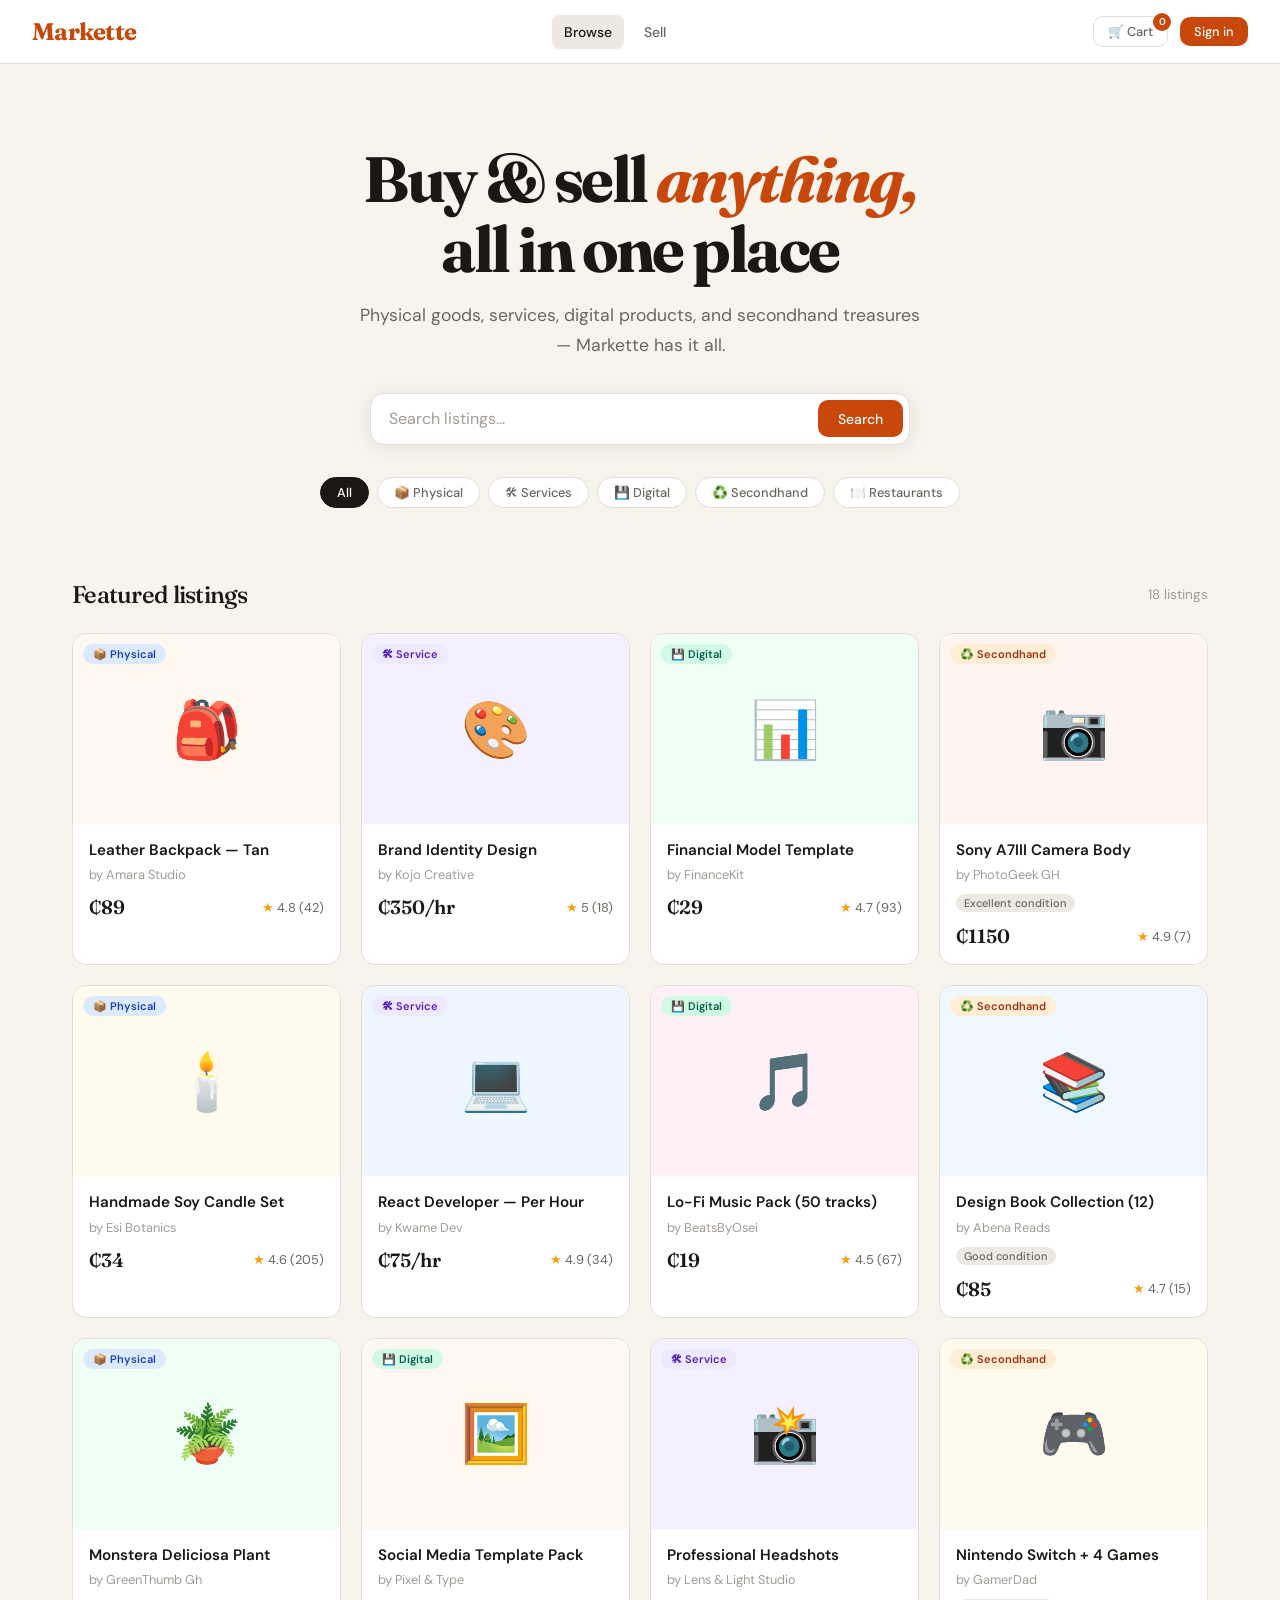
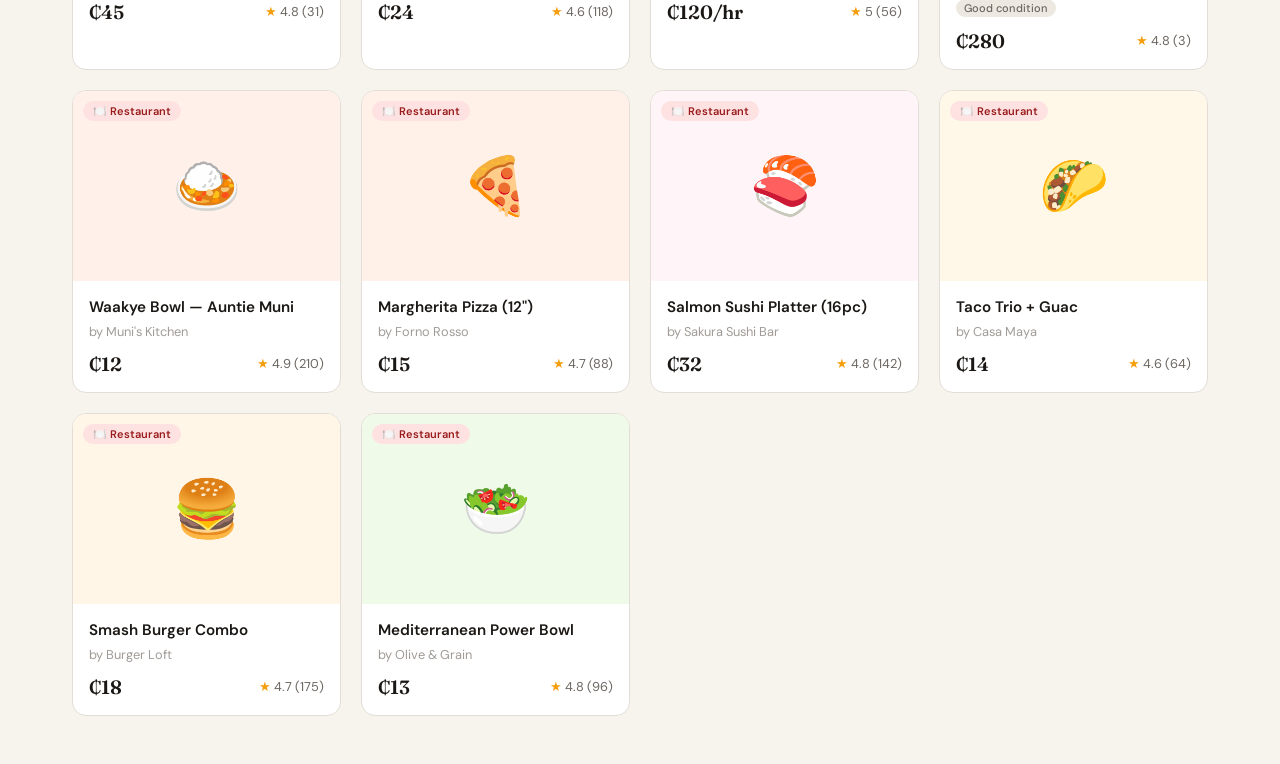
<file: index.html>
<!DOCTYPE html>
<html lang="en">
<head>
<meta charset="UTF-8"/>
<meta name="viewport" content="width=device-width, initial-scale=1.0"/>
<title>Markette — Marketplace</title>
<link href="https://fonts.googleapis.com/css2?family=Fraunces:ital,opsz,wght@0,9..144,300;0,9..144,500;0,9..144,700;1,9..144,400&family=DM+Sans:wght@300;400;500;600&display=swap" rel="stylesheet"/>
<link rel="stylesheet" href="marketplace.css"/>
</head>
<body>

<nav>
  <div class="nav-logo" onclick="goPage('home')">Markette</div>
  <div class="nav-links">
    <button class="nav-link active" onclick="goPage('home');setActive(this)">Browse</button>
    <button class="nav-link" onclick="goPage('sell');setActive(this)">Sell</button>
  </div>
  <div class="nav-right">
    <button class="btn btn-ghost btn-sm cart-btn" onclick="goPage('cart')">
      🛒 Cart <span class="cart-badge" id="cartBadge">0</span>
    </button>
    <div id="authSlot"></div>
  </div>
</nav>

<!-- HOME PAGE -->
<div class="page active" id="page-home">
  <div class="hero">
    <h1>Buy & sell <em>anything,</em><br/>all in one place</h1>
    <p>Physical goods, services, digital products, and secondhand treasures — Markette has it all.</p>
    <div class="hero-search">
      <input type="text" placeholder="Search listings..." id="searchInput" oninput="filterListings()"/>
      <button class="btn btn-primary" onclick="filterListings()">Search</button>
    </div>
    <div class="category-pills">
      <span class="pill active" onclick="filterByType('all',this)">All</span>
      <span class="pill physical" onclick="filterByType('physical',this)">📦 Physical</span>
      <span class="pill services" onclick="filterByType('services',this)">🛠 Services</span>
      <span class="pill digital" onclick="filterByType('digital',this)">💾 Digital</span>
      <span class="pill secondhand" onclick="filterByType('secondhand',this)">♻️ Secondhand</span>
      <span class="pill restaurant" onclick="filterByType('restaurant',this)">🍽️ Restaurants</span>
    </div>
  </div>
  <div class="section">
    <div class="section-header">
      <h2>Featured listings</h2>
      <span style="font-size:0.85rem;color:var(--ink3)" id="listingCount"></span>
    </div>
    <div class="grid" id="listingsGrid"></div>
  </div>
</div>

<!-- DETAIL PAGE -->
<div class="page" id="page-detail">
  <button class="back-btn" onclick="goPage('home')">← Back to listings</button>
  <div class="detail-layout" id="detailContent"></div>
</div>

<!-- CART PAGE -->
<div class="page" id="page-cart">
  <div class="cart-layout">
    <h1>Your cart</h1>
    <div id="cartContent"></div>
  </div>
</div>

<!-- STORE PAGE -->
<div class="page" id="page-store">
  <button class="back-btn" onclick="goPage('home')">← Back to listings</button>
  <div class="store-layout" id="storeContent"></div>
</div>

<!-- MY LISTINGS PAGE -->
<div class="page" id="page-mine">
  <div class="mine-layout">
    <h1>Your listings</h1>
    <div id="mineContent"></div>
  </div>
</div>

<!-- SELL PAGE -->
<div class="page" id="page-sell">
  <div class="sell-layout">
    <h1>List something</h1>
    <p class="sub">Choose a listing type and fill in the details to start selling.</p>
    <div id="sellForm"></div>
  </div>
</div>

<!-- REGISTER MODAL -->
<div class="modal-backdrop" id="registerModal" onclick="closeRegisterIfBackdrop(event)">
  <div class="modal" role="dialog" aria-labelledby="registerTitle">
    <button class="modal-close" onclick="closeRegisterModal()" aria-label="Close">✕</button>
    <h2 id="registerTitle">Open your store</h2>
    <p class="modal-sub">Set up a seller profile to start listing items on Markette.</p>
    <div class="form-group"><label>Store name</label><input type="text" id="regStoreName" placeholder="e.g. Amara Studio"/></div>
    <div class="form-group"><label>Contact email</label><input type="email" id="regEmail" placeholder="you@example.com"/></div>
    <div class="form-row">
      <div class="form-group"><label>What do you sell?</label><select id="regCategory">
        <option value="physical">📦 Physical goods</option>
        <option value="services">🛠 Services</option>
        <option value="digital">💾 Digital products</option>
        <option value="secondhand">♻️ Secondhand items</option>
        <option value="restaurant">🍽️ Restaurant / Food</option>
      </select></div>
      <div class="form-group"><label>Payout method</label><select id="regPayout">
        <option>Bank transfer</option>
        <option>Mobile Money (MTN)</option>
        <option>Mobile Money (Vodafone)</option>
        <option>PayPal</option>
        <option>Stripe</option>
      </select></div>
    </div>
    <div class="modal-actions">
      <button class="btn-outline" onclick="closeRegisterModal()">Cancel</button>
      <button class="btn btn-primary" onclick="submitRegister()">Create store →</button>
    </div>
  </div>
</div>

<div class="toast" id="toast"></div>
<script src="marketplace.js"></script>
</body>
</html>
</file>
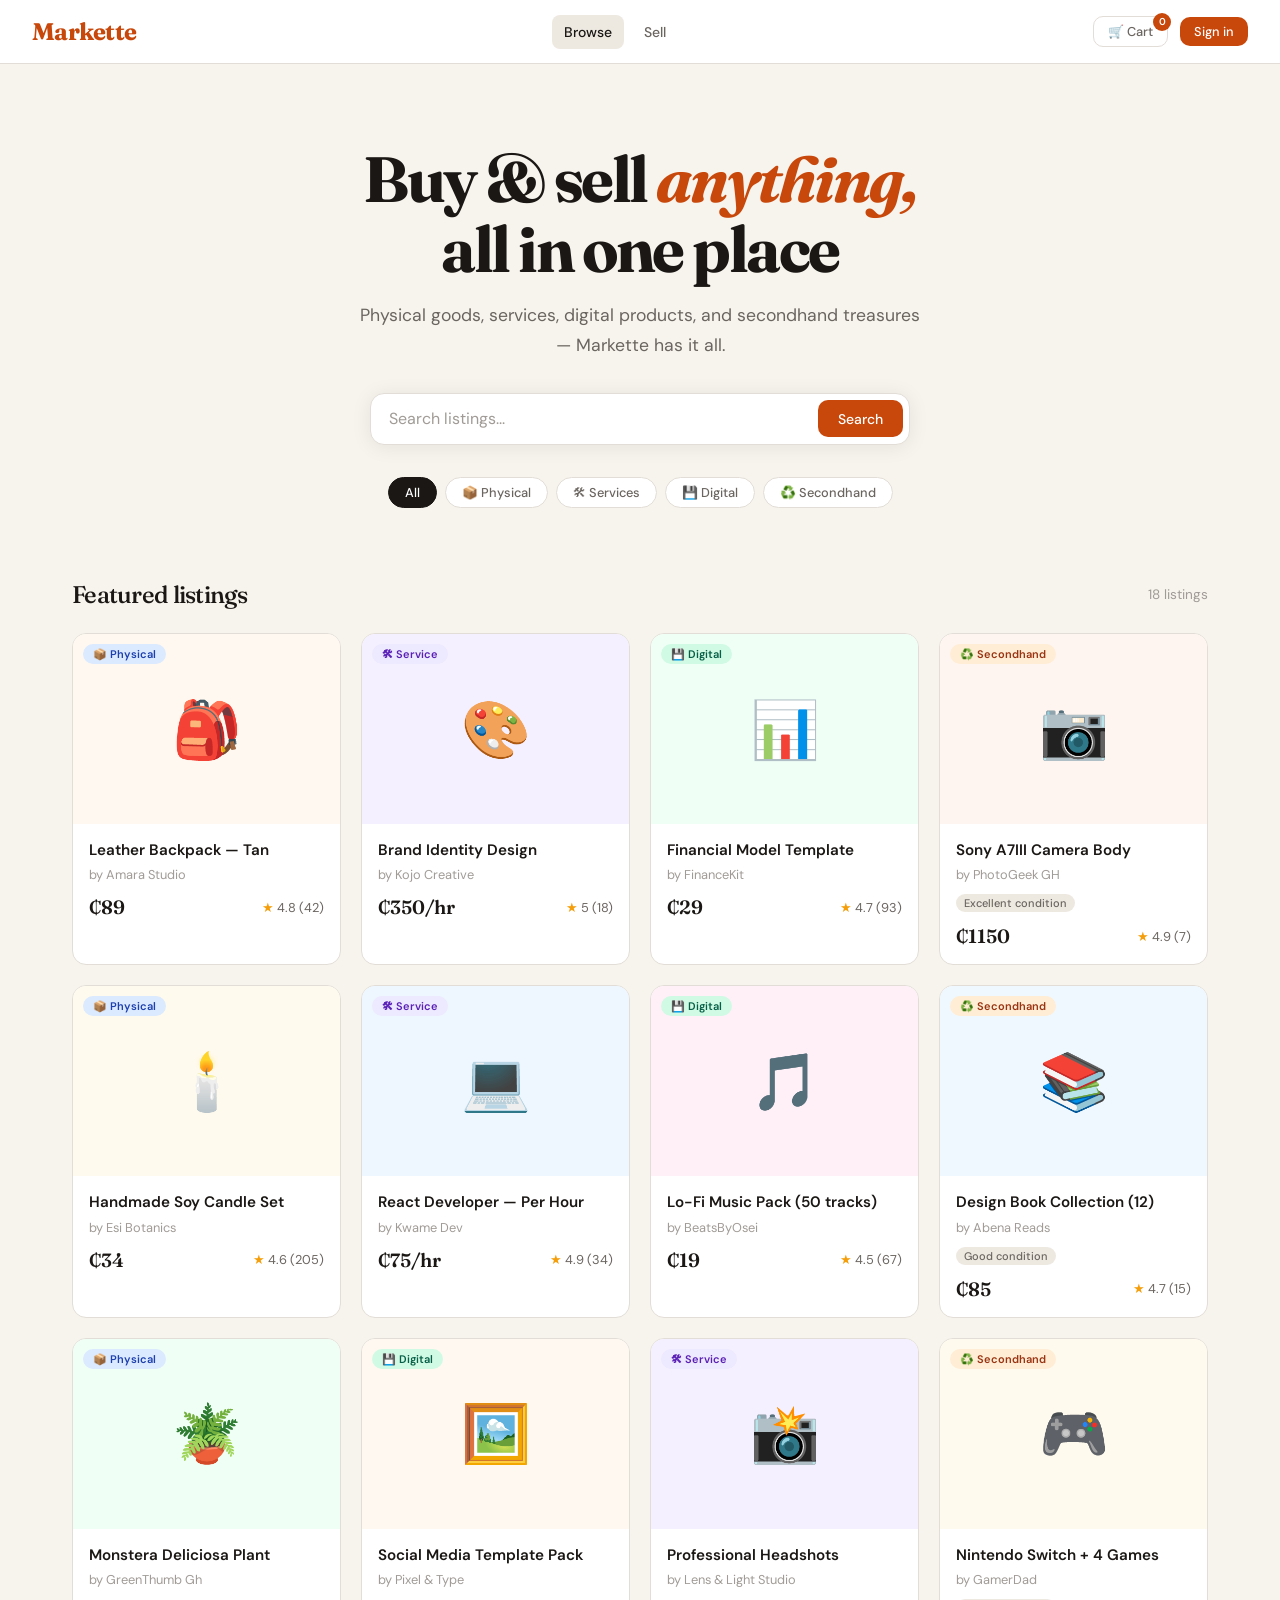
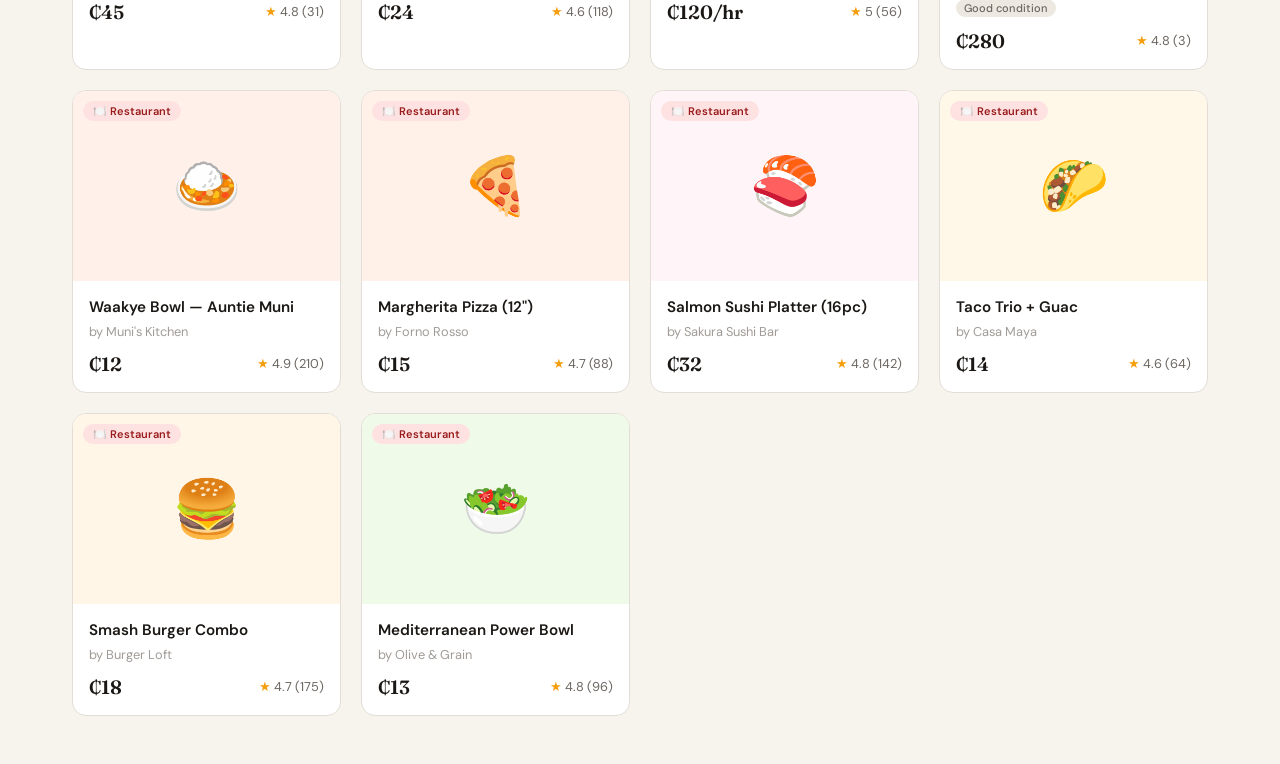
<file: marketplace.html>
<!DOCTYPE html>
<html lang="en">
<head>
<meta charset="UTF-8"/>
<meta name="viewport" content="width=device-width, initial-scale=1.0"/>
<title>Markette — Marketplace</title>
<link href="https://fonts.googleapis.com/css2?family=Fraunces:ital,opsz,wght@0,9..144,300;0,9..144,500;0,9..144,700;1,9..144,400&family=DM+Sans:wght@300;400;500;600&display=swap" rel="stylesheet"/>
<link rel="stylesheet" href="marketplace.css"/>
</head>
<body>

<nav>
  <div class="nav-logo" onclick="goPage('home')">Markette</div>
  <div class="nav-links">
    <button class="nav-link active" onclick="goPage('home');setActive(this)">Browse</button>
    <button class="nav-link" onclick="goPage('sell');setActive(this)">Sell</button>
  </div>
  <div class="nav-right">
    <button class="btn btn-ghost btn-sm cart-btn" onclick="goPage('cart')">
      🛒 Cart <span class="cart-badge" id="cartBadge">0</span>
    </button>
    <button class="btn btn-primary btn-sm">Sign in</button>
  </div>
</nav>

<!-- HOME PAGE -->
<div class="page active" id="page-home">
  <div class="hero">
    <h1>Buy & sell <em>anything,</em><br/>all in one place</h1>
    <p>Physical goods, services, digital products, and secondhand treasures — Markette has it all.</p>
    <div class="hero-search">
      <input type="text" placeholder="Search listings..." id="searchInput" oninput="filterListings()"/>
      <button class="btn btn-primary" onclick="filterListings()">Search</button>
    </div>
    <div class="category-pills">
      <span class="pill active" onclick="filterByType('all',this)">All</span>
      <span class="pill physical" onclick="filterByType('physical',this)">📦 Physical</span>
      <span class="pill services" onclick="filterByType('services',this)">🛠 Services</span>
      <span class="pill digital" onclick="filterByType('digital',this)">💾 Digital</span>
      <span class="pill secondhand" onclick="filterByType('secondhand',this)">♻️ Secondhand</span>
    </div>
  </div>
  <div class="section">
    <div class="section-header">
      <h2>Featured listings</h2>
      <span style="font-size:0.85rem;color:var(--ink3)" id="listingCount"></span>
    </div>
    <div class="grid" id="listingsGrid"></div>
  </div>
</div>

<!-- DETAIL PAGE -->
<div class="page" id="page-detail">
  <button class="back-btn" onclick="goPage('home')">← Back to listings</button>
  <div class="detail-layout" id="detailContent"></div>
</div>

<!-- CART PAGE -->
<div class="page" id="page-cart">
  <div class="cart-layout">
    <h1>Your cart</h1>
    <div id="cartContent"></div>
  </div>
</div>

<!-- SELL PAGE -->
<div class="page" id="page-sell">
  <div class="sell-layout">
    <h1>List something</h1>
    <p class="sub">Choose a listing type and fill in the details to start selling.</p>
    <div id="sellForm"></div>
  </div>
</div>

<div class="toast" id="toast"></div>
<script src="marketplace.js"></script>
</body>
</html>
</file>
<file: marketplace.css>
*,*::before,*::after{box-sizing:border-box;margin:0;padding:0}
:root{
  --bg:#F7F4EE;
  --surface:#FFFFFF;
  --ink:#1A1714;
  --ink2:#6B6560;
  --ink3:#A09B96;
  --accent:#C8470A;
  --accent2:#E8A87C;
  --green:#2A6B4A;
  --blue:#1E4C8A;
  --tag-bg:#EDE9E1;
  --border:#E2DDD6;
  --radius:14px;
  --shadow:0 2px 20px rgba(26,23,20,0.08);
}
body{font-family:'DM Sans',sans-serif;background:var(--bg);color:var(--ink);min-height:100vh;overflow-x:hidden}
h1,h2,h3{font-family:'Fraunces',serif}

/* NAV */
nav{background:var(--surface);border-bottom:1px solid var(--border);padding:0 2rem;height:64px;display:flex;align-items:center;justify-content:space-between;position:sticky;top:0;z-index:100}
.nav-logo{font-family:'Fraunces',serif;font-size:1.5rem;font-weight:700;color:var(--accent);letter-spacing:-0.03em;cursor:pointer}
.nav-links{display:flex;align-items:center;gap:0.5rem}
.nav-link{background:none;border:none;font-family:'DM Sans',sans-serif;font-size:0.875rem;font-weight:500;color:var(--ink2);cursor:pointer;padding:0.5rem 0.75rem;border-radius:8px;transition:all 0.15s}
.nav-link:hover,.nav-link.active{background:var(--tag-bg);color:var(--ink)}
.nav-right{display:flex;align-items:center;gap:0.75rem}
.btn{border:none;cursor:pointer;font-family:'DM Sans',sans-serif;font-weight:500;border-radius:10px;transition:all 0.15s;display:inline-flex;align-items:center;gap:0.4rem}
.btn-ghost{background:none;color:var(--ink2);padding:0.5rem 1rem;font-size:0.875rem;border:1px solid var(--border)}
.btn-ghost:hover{background:var(--tag-bg);color:var(--ink)}
.btn-primary{background:var(--accent);color:#fff;padding:0.6rem 1.25rem;font-size:0.875rem}
.btn-primary:hover{background:#A83A08;transform:translateY(-1px)}
.btn-sm{padding:0.4rem 0.875rem;font-size:0.8rem}
.cart-btn{position:relative}
.cart-badge{position:absolute;top:-4px;right:-4px;background:var(--accent);color:#fff;font-size:10px;font-weight:600;width:18px;height:18px;border-radius:50%;display:flex;align-items:center;justify-content:center}

/* PAGES */
.page{display:none;animation:fadeUp 0.3s ease}
.page.active{display:block}
@keyframes fadeUp{from{opacity:0;transform:translateY(10px)}to{opacity:1;transform:translateY(0)}}

/* HERO */
.hero{padding:5rem 2rem 3rem;text-align:center;max-width:800px;margin:0 auto}
.hero h1{font-size:clamp(2.5rem,6vw,4rem);font-weight:700;line-height:1.1;letter-spacing:-0.04em;margin-bottom:1rem}
.hero h1 em{color:var(--accent);font-style:italic}
.hero p{font-size:1.1rem;color:var(--ink2);margin-bottom:2rem;line-height:1.7;max-width:560px;margin-left:auto;margin-right:auto}
.hero-search{display:flex;gap:0.5rem;max-width:540px;margin:0 auto 2rem;background:var(--surface);border:1px solid var(--border);border-radius:14px;padding:0.4rem;box-shadow:var(--shadow)}
.hero-search input{flex:1;border:none;background:none;padding:0.5rem 0.75rem;font-size:1rem;font-family:'DM Sans',sans-serif;color:var(--ink);outline:none}
.hero-search input::placeholder{color:var(--ink3)}
.category-pills{display:flex;gap:0.5rem;justify-content:center;flex-wrap:wrap;margin-top:2rem}
.pill{border:1px solid var(--border);background:var(--surface);color:var(--ink2);padding:0.4rem 1rem;border-radius:20px;font-size:0.8rem;font-weight:500;cursor:pointer;transition:all 0.15s}
.pill:hover,.pill.active{background:var(--ink);color:#fff;border-color:var(--ink)}
.pill.physical{--pc:#1E4C8A}.pill.physical:hover,.pill.physical.active{background:var(--blue);border-color:var(--blue);color:#fff}
.pill.services{--pc:#6B3FA0}.pill.services:hover,.pill.services.active{background:#6B3FA0;border-color:#6B3FA0;color:#fff}
.pill.digital{--pc:#2A6B4A}.pill.digital:hover,.pill.digital.active{background:var(--green);border-color:var(--green);color:#fff}
.pill.secondhand{--pc:#C8470A}.pill.secondhand:hover,.pill.secondhand.active{background:var(--accent);border-color:var(--accent);color:#fff}
.pill.restaurant{--pc:#B91C1C}.pill.restaurant:hover,.pill.restaurant.active{background:#B91C1C;border-color:#B91C1C;color:#fff}

/* LISTINGS GRID */
.section{padding:1.5rem 2rem 3rem;max-width:1200px;margin:0 auto}
.section-header{display:flex;align-items:center;justify-content:space-between;margin-bottom:1.5rem}
.section-header h2{font-size:1.5rem;font-weight:500;letter-spacing:-0.03em}
.grid{display:grid;grid-template-columns:repeat(auto-fill,minmax(260px,1fr));gap:1.25rem}

/* CARD */
.card{background:var(--surface);border:1px solid var(--border);border-radius:var(--radius);overflow:hidden;cursor:pointer;transition:all 0.2s}
.card:hover{transform:translateY(-3px);box-shadow:0 8px 32px rgba(26,23,20,0.12)}
.card-img{height:190px;display:flex;align-items:center;justify-content:center;font-size:3.5rem;position:relative}
.card-type-badge{position:absolute;top:10px;left:10px;padding:3px 10px;border-radius:20px;font-size:11px;font-weight:600;font-family:'DM Sans',sans-serif}
.badge-physical{background:#DBEAFE;color:#1E40AF}
.badge-services{background:#EDE9FE;color:#5B21B6}
.badge-digital{background:#D1FAE5;color:#065F46}
.badge-secondhand{background:#FFEDD5;color:#9A3412}
.badge-restaurant{background:#FEE2E2;color:#991B1B}
.card-mine-badge{position:absolute;top:10px;right:10px;padding:3px 10px;border-radius:20px;font-size:11px;font-weight:600;background:var(--ink);color:#fff;font-family:'DM Sans',sans-serif}
.mine-banner{background:#FFF1EA;border:1px solid var(--accent2);color:var(--ink);border-radius:10px;padding:0.75rem 1rem;font-size:0.875rem}
.card-body{padding:1rem}
.card-title{font-weight:600;font-size:0.95rem;margin-bottom:0.3rem;line-height:1.4}
.card-seller{font-size:0.8rem;color:var(--ink3);margin-bottom:0.5rem}
.card-footer{display:flex;align-items:center;justify-content:space-between;margin-top:0.75rem}
.card-price{font-family:'Fraunces',serif;font-size:1.2rem;font-weight:600;color:var(--ink)}
.card-rating{font-size:0.8rem;color:var(--ink2);display:flex;align-items:center;gap:3px}
.star{color:#F59E0B}
.condition-badge{font-size:11px;padding:2px 8px;border-radius:20px;background:var(--tag-bg);color:var(--ink2);font-weight:500}

/* PRODUCT DETAIL */
.detail-layout{display:grid;grid-template-columns:1fr 1fr;gap:3rem;padding:2rem;max-width:1100px;margin:0 auto}
@media(max-width:700px){.detail-layout{grid-template-columns:1fr}}
.detail-img{background:var(--surface);border:1px solid var(--border);border-radius:var(--radius);height:380px;display:flex;align-items:center;justify-content:center;font-size:6rem}
.detail-info{padding:0.5rem 0}
.detail-info h1{font-size:2rem;font-weight:600;letter-spacing:-0.03em;margin-bottom:0.5rem;line-height:1.2}
.detail-seller{font-size:0.9rem;color:var(--ink2);margin-bottom:1rem}
.detail-price{font-family:'Fraunces',serif;font-size:2.2rem;font-weight:700;color:var(--accent);margin-bottom:1.5rem}
.detail-desc{font-size:0.95rem;color:var(--ink2);line-height:1.7;margin-bottom:1.5rem}
.detail-actions{display:flex;flex-direction:column;gap:0.75rem}
.btn-large{padding:0.875rem 1.5rem;font-size:1rem;border-radius:12px;width:100%;justify-content:center}
.btn-outline{background:none;color:var(--ink);border:1.5px solid var(--border);padding:0.875rem 1.5rem;font-size:1rem;border-radius:12px;width:100%;justify-content:center;cursor:pointer;font-family:'DM Sans',sans-serif;font-weight:500;transition:all 0.15s;display:flex;align-items:center;gap:0.4rem}
.btn-outline:hover{background:var(--tag-bg)}
.back-btn{display:flex;align-items:center;gap:0.5rem;background:none;border:none;cursor:pointer;font-family:'DM Sans',sans-serif;font-size:0.875rem;color:var(--ink2);padding:1rem 2rem;transition:color 0.15s}
.back-btn:hover{color:var(--ink)}
.meta-row{display:flex;gap:1rem;margin-bottom:1rem;flex-wrap:wrap}
.meta-item{background:var(--tag-bg);padding:0.4rem 0.875rem;border-radius:8px;font-size:0.8rem;color:var(--ink2)}

/* CART */
.cart-layout{max-width:900px;margin:0 auto;padding:2rem}
.cart-layout h1{font-size:2rem;font-weight:600;margin-bottom:1.5rem;letter-spacing:-0.03em}
.cart-item{background:var(--surface);border:1px solid var(--border);border-radius:var(--radius);padding:1.25rem;display:flex;align-items:center;gap:1rem;margin-bottom:0.875rem}
.cart-item-img{width:64px;height:64px;background:var(--tag-bg);border-radius:10px;display:flex;align-items:center;justify-content:center;font-size:2rem;flex-shrink:0}
.cart-item-info{flex:1}
.cart-item-title{font-weight:600;margin-bottom:0.2rem}
.cart-item-sub{font-size:0.8rem;color:var(--ink3)}
.cart-item-price{font-family:'Fraunces',serif;font-size:1.2rem;font-weight:600;color:var(--accent)}
.remove-btn{background:none;border:none;cursor:pointer;color:var(--ink3);font-size:1.2rem;padding:0.25rem;transition:color 0.15s;border-radius:6px}
.remove-btn:hover{color:#E53935;background:#FEE2E2}
.cart-summary{background:var(--surface);border:1px solid var(--border);border-radius:var(--radius);padding:1.5rem;margin-top:1.5rem}
.summary-row{display:flex;justify-content:space-between;margin-bottom:0.75rem;font-size:0.95rem}
.summary-row.total{font-size:1.2rem;font-weight:600;border-top:1px solid var(--border);padding-top:0.75rem;margin-top:0.5rem}
.empty-state{text-align:center;padding:4rem 2rem;color:var(--ink2)}
.empty-state .emo{font-size:4rem;margin-bottom:1rem}
.empty-state p{font-size:1rem;margin-bottom:1.5rem}

/* STORE PAGE */
.store-layout{max-width:1100px;margin:0 auto;padding:0 2rem 3rem}
.store-header{display:flex;align-items:center;gap:1.25rem;background:var(--surface);border:1px solid var(--border);border-radius:var(--radius);padding:1.75rem;margin-bottom:1.75rem;flex-wrap:wrap}
.store-avatar-lg{width:80px;height:80px;border-radius:50%;background:var(--accent);color:#fff;display:flex;align-items:center;justify-content:center;font-size:1.75rem;font-weight:600;font-family:'DM Sans',sans-serif;flex-shrink:0}
.store-head-info{flex:1;min-width:200px}
.store-head-info h1{font-size:1.75rem;font-weight:600;letter-spacing:-0.03em;display:flex;align-items:center;gap:0.6rem;margin-bottom:0.25rem;flex-wrap:wrap}
.store-head-info .your-chip{font-size:0.7rem;font-family:'DM Sans',sans-serif;font-weight:600;background:var(--ink);color:#fff;padding:3px 9px;border-radius:20px;letter-spacing:0.02em}
.store-bio{font-size:0.95rem;color:var(--ink2);line-height:1.6;margin-bottom:0.5rem}
.store-stats{display:flex;gap:1.25rem;flex-wrap:wrap;font-size:0.85rem;color:var(--ink2)}
.store-stats .stat{display:flex;align-items:center;gap:0.3rem}
.store-section-head{display:flex;align-items:baseline;justify-content:space-between;margin-bottom:1rem}
.store-section-head h2{font-size:1.25rem;font-weight:500;letter-spacing:-0.02em}

/* SELLER LINK (clickable name on cards / detail) */
.seller-link{color:inherit;cursor:pointer;border-bottom:1px dashed transparent;transition:all 0.15s}
.seller-link:hover{color:var(--accent);border-bottom-color:var(--accent)}
.seller-tag.clickable{cursor:pointer;transition:background 0.15s,transform 0.15s}
.seller-tag.clickable:hover{background:var(--surface);outline:1px solid var(--border)}

/* MY LISTINGS */
.mine-layout{max-width:900px;margin:0 auto;padding:2rem}
.mine-layout h1{font-size:2rem;font-weight:600;margin-bottom:1.5rem;letter-spacing:-0.03em}
.stats-grid{display:grid;grid-template-columns:repeat(auto-fit,minmax(170px,1fr));gap:1rem;margin-bottom:2rem}
.stat-card{background:var(--surface);border:1px solid var(--border);border-radius:var(--radius);padding:1.25rem}
.stat-num{font-family:'Fraunces',serif;font-size:1.75rem;font-weight:600;color:var(--ink);margin-bottom:0.2rem;letter-spacing:-0.02em}
.stat-label{font-size:0.8rem;color:var(--ink2)}
.mine-list{display:flex;flex-direction:column;gap:0.75rem}
.mine-item{background:var(--surface);border:1px solid var(--border);border-radius:var(--radius);padding:1rem;display:flex;align-items:center;gap:1rem}
.mine-thumb{width:64px;height:64px;border-radius:10px;display:flex;align-items:center;justify-content:center;font-size:2rem;flex-shrink:0}
.mine-info{flex:1;min-width:0}
.mine-title{font-weight:600;margin-bottom:0.35rem;line-height:1.3}
.mine-sub{font-size:0.85rem;color:var(--ink2);display:flex;align-items:center;gap:0.5rem;flex-wrap:wrap}
.mine-sub .card-type-badge{position:static;padding:2px 8px}
.mine-actions{display:flex;gap:0.5rem;flex-shrink:0}
.mine-action-btn{background:var(--surface);border:1px solid var(--border);color:var(--ink2);padding:0.45rem 0.875rem;font-size:0.8rem;border-radius:8px;cursor:pointer;font-family:'DM Sans',sans-serif;font-weight:500;transition:all 0.15s}
.mine-action-btn:hover{background:var(--tag-bg);color:var(--ink)}
.mine-action-btn.danger{color:#B91C1C;border-color:#FCA5A5}
.mine-action-btn.danger:hover{background:#FEE2E2;color:#991B1B;border-color:#F87171}
@media(max-width:600px){.mine-item{flex-wrap:wrap}.mine-actions{width:100%;margin-top:0.5rem}}

/* SELL */
.sell-layout{max-width:680px;margin:0 auto;padding:2rem}
.sell-layout h1{font-size:2rem;font-weight:600;margin-bottom:0.5rem;letter-spacing:-0.03em}
.sell-layout .sub{font-size:0.95rem;color:var(--ink2);margin-bottom:2rem}
.form-group{margin-bottom:1.25rem}
.form-group label{display:block;font-size:0.875rem;font-weight:500;margin-bottom:0.4rem;color:var(--ink)}
.form-group input,.form-group textarea,.form-group select{width:100%;padding:0.75rem 1rem;border:1px solid var(--border);border-radius:10px;font-family:'DM Sans',sans-serif;font-size:0.95rem;background:var(--surface);color:var(--ink);outline:none;transition:border 0.15s}
.form-group input:focus,.form-group textarea:focus,.form-group select:focus{border-color:var(--accent)}
.form-group textarea{resize:vertical;min-height:100px}
.type-grid{display:grid;grid-template-columns:repeat(auto-fit,minmax(140px,1fr));gap:0.75rem;margin-bottom:1.5rem}
.type-option{border:1.5px solid var(--border);border-radius:12px;padding:1rem;cursor:pointer;transition:all 0.15s;text-align:center;background:var(--surface)}
.type-option:hover{border-color:var(--accent);background:#FFF8F5}
.type-option.selected{border-color:var(--accent);background:#FFF1EA}
.type-option .emo{font-size:1.75rem;margin-bottom:0.4rem}
.type-option .name{font-size:0.875rem;font-weight:600}
.type-option .desc{font-size:0.75rem;color:var(--ink3);margin-top:0.2rem}
.form-row{display:grid;grid-template-columns:1fr 1fr;gap:1rem}
.success-state{text-align:center;padding:3rem 2rem}
.success-state .emo{font-size:4rem;margin-bottom:1rem}
.success-state h2{font-size:1.5rem;margin-bottom:0.5rem}
.success-state p{color:var(--ink2);margin-bottom:1.5rem}

/* MODAL */
.modal-backdrop{position:fixed;inset:0;background:rgba(26,23,20,0.45);display:none;align-items:center;justify-content:center;z-index:1000;padding:1rem;animation:fadeIn 0.2s ease}
.modal-backdrop.show{display:flex}
.modal{background:var(--surface);border-radius:16px;padding:2rem;max-width:520px;width:100%;box-shadow:0 20px 60px rgba(26,23,20,0.25);position:relative;max-height:90vh;overflow-y:auto;animation:modalIn 0.25s ease}
.modal h2{font-size:1.5rem;font-weight:600;letter-spacing:-0.03em;margin-bottom:0.4rem}
.modal-sub{font-size:0.9rem;color:var(--ink2);margin-bottom:1.5rem}
.modal-close{position:absolute;top:1rem;right:1rem;background:none;border:none;font-size:1.1rem;color:var(--ink3);cursor:pointer;width:32px;height:32px;border-radius:8px;transition:all 0.15s;display:flex;align-items:center;justify-content:center}
.modal-close:hover{background:var(--tag-bg);color:var(--ink)}
.modal-actions{display:flex;gap:0.75rem;justify-content:flex-end;margin-top:1.5rem}
.modal-actions .btn-outline,.modal-actions .btn{width:auto;padding:0.7rem 1.25rem;font-size:0.875rem}
@keyframes fadeIn{from{opacity:0}to{opacity:1}}
@keyframes modalIn{from{opacity:0;transform:translateY(20px) scale(0.98)}to{opacity:1;transform:translateY(0) scale(1)}}

/* STORE CHIP (nav) */
.store-chip{display:inline-flex;align-items:center;gap:6px;background:var(--tag-bg);border:1px solid var(--border);border-radius:20px;padding:4px 10px 4px 4px;cursor:pointer;font-family:'DM Sans',sans-serif;font-size:0.8rem;font-weight:500;color:var(--ink);transition:all 0.15s}
.store-chip:hover{background:var(--surface);border-color:var(--ink2)}
.store-chip .avatar{width:24px;height:24px;border-radius:50%;background:var(--accent);color:#fff;display:flex;align-items:center;justify-content:center;font-size:11px;font-weight:600}
.store-menu{position:absolute;top:calc(100% + 8px);right:0;background:var(--surface);border:1px solid var(--border);border-radius:12px;box-shadow:var(--shadow);padding:0.4rem;min-width:180px;display:none;z-index:50}
.store-menu.show{display:block}
.store-menu button{background:none;border:none;width:100%;text-align:left;padding:0.5rem 0.75rem;border-radius:8px;font-family:'DM Sans',sans-serif;font-size:0.85rem;color:var(--ink);cursor:pointer;transition:background 0.15s}
.store-menu button:hover{background:var(--tag-bg)}
.store-menu .item-muted{color:var(--ink3);font-size:0.75rem;padding:0.4rem 0.75rem;pointer-events:none}
.store-wrap{position:relative}

/* SELLING-AS BANNER */
.selling-as{display:flex;align-items:center;gap:0.6rem;background:#FFF8F0;border:1px solid var(--accent2);border-radius:10px;padding:0.7rem 1rem;margin-bottom:1.5rem;font-size:0.875rem;color:var(--ink)}
.selling-as strong{font-weight:600}

/* TOAST */
.toast{position:fixed;bottom:2rem;right:2rem;background:var(--ink);color:#fff;padding:0.875rem 1.5rem;border-radius:12px;font-size:0.875rem;font-weight:500;transform:translateY(80px);opacity:0;transition:all 0.3s;z-index:999;max-width:320px}
.toast.show{transform:translateY(0);opacity:1}

/* PROFILE TAG */
.seller-tag{display:inline-flex;align-items:center;gap:6px;background:var(--tag-bg);border-radius:20px;padding:4px 10px 4px 4px;margin-bottom:1rem}
.seller-avatar{width:28px;height:28px;border-radius:50%;background:var(--accent);color:#fff;display:flex;align-items:center;justify-content:center;font-size:12px;font-weight:600}
.seller-name{font-size:0.8rem;font-weight:500}
.stars{color:#F59E0B;letter-spacing:1px;font-size:0.85rem}
</file>
